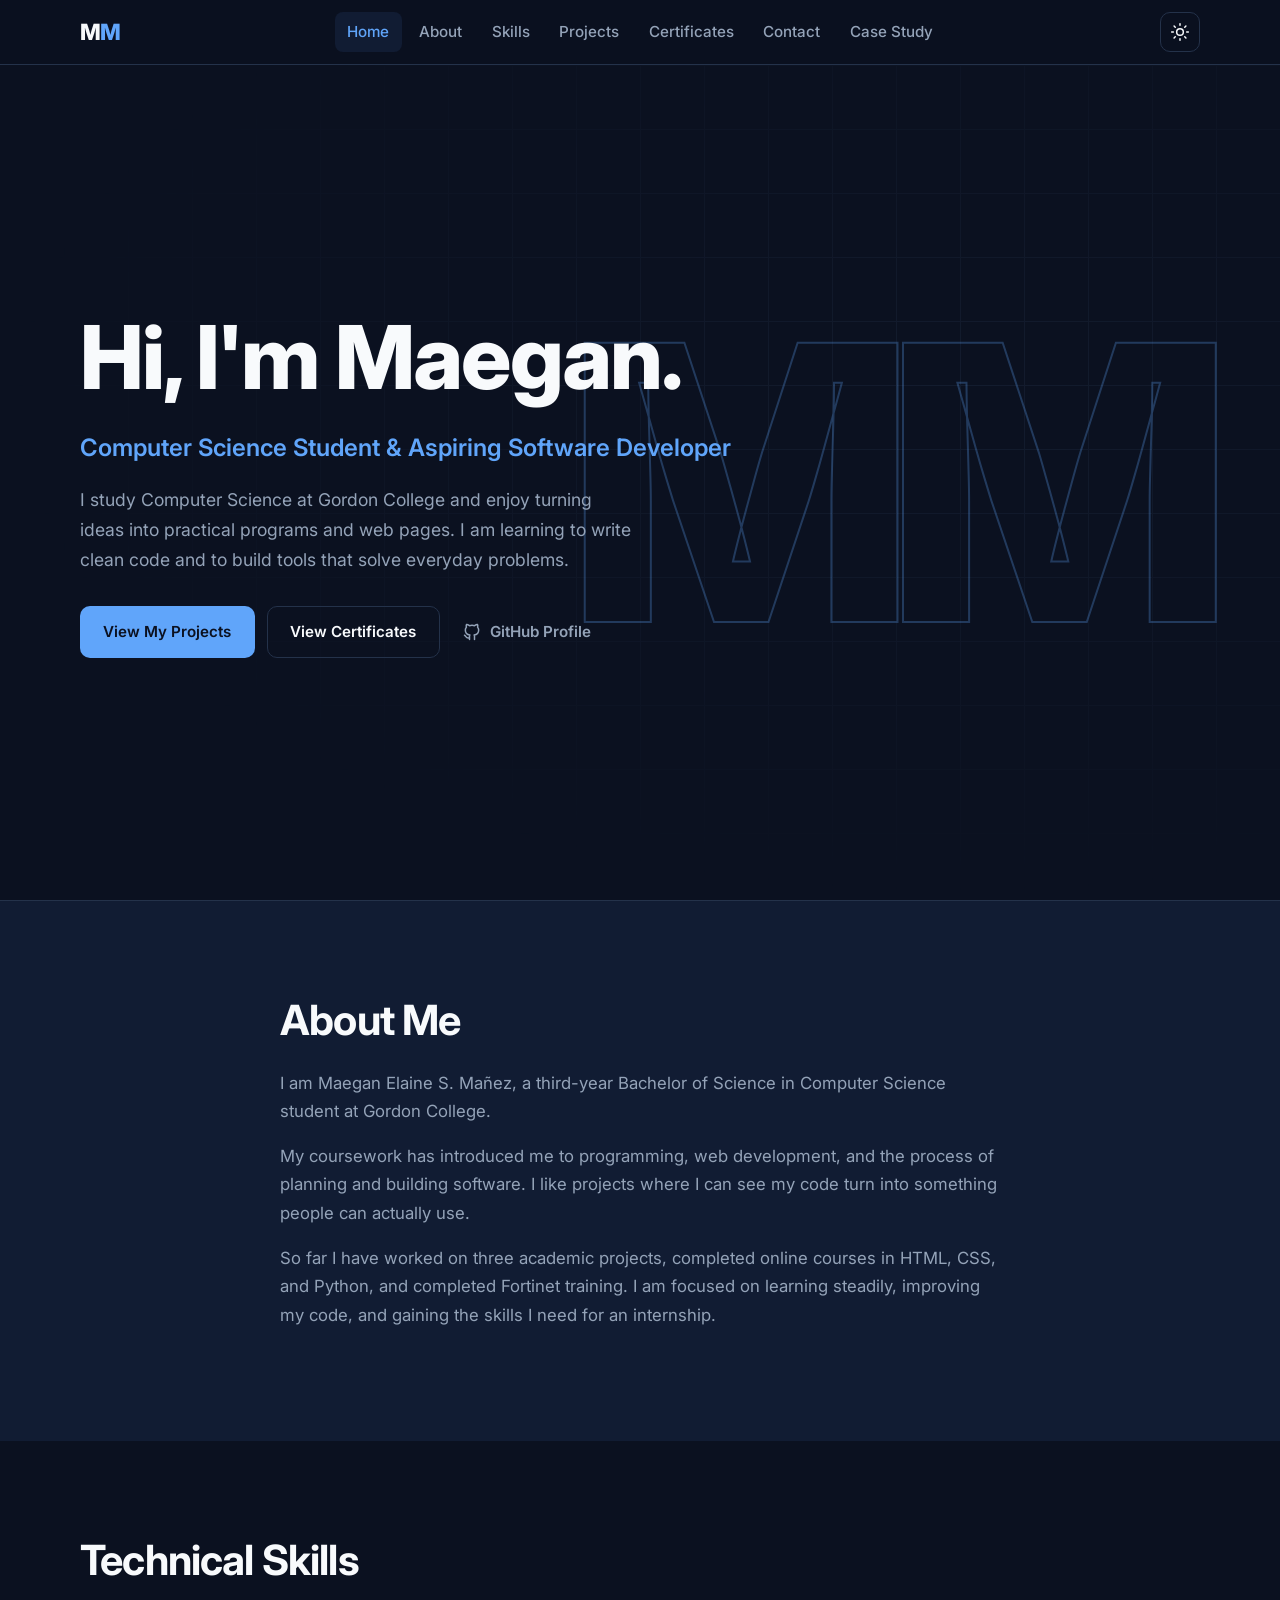
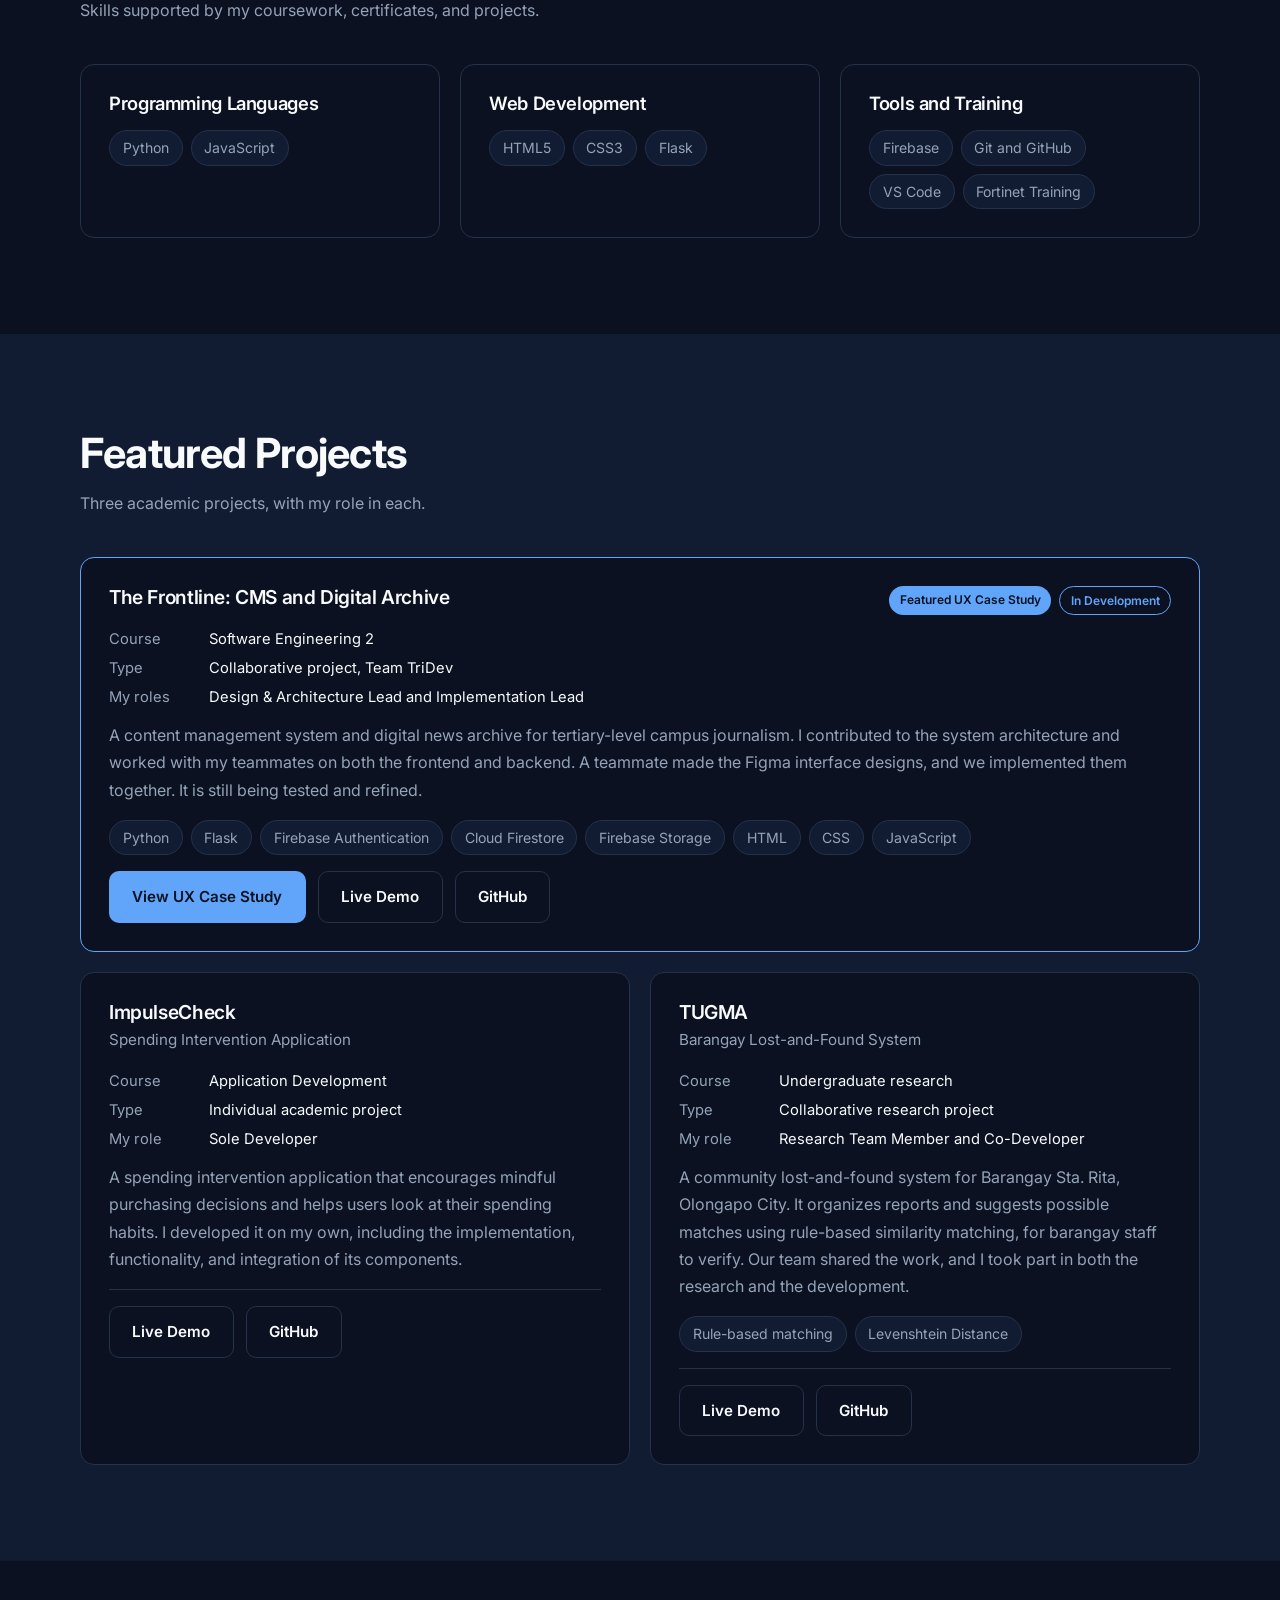
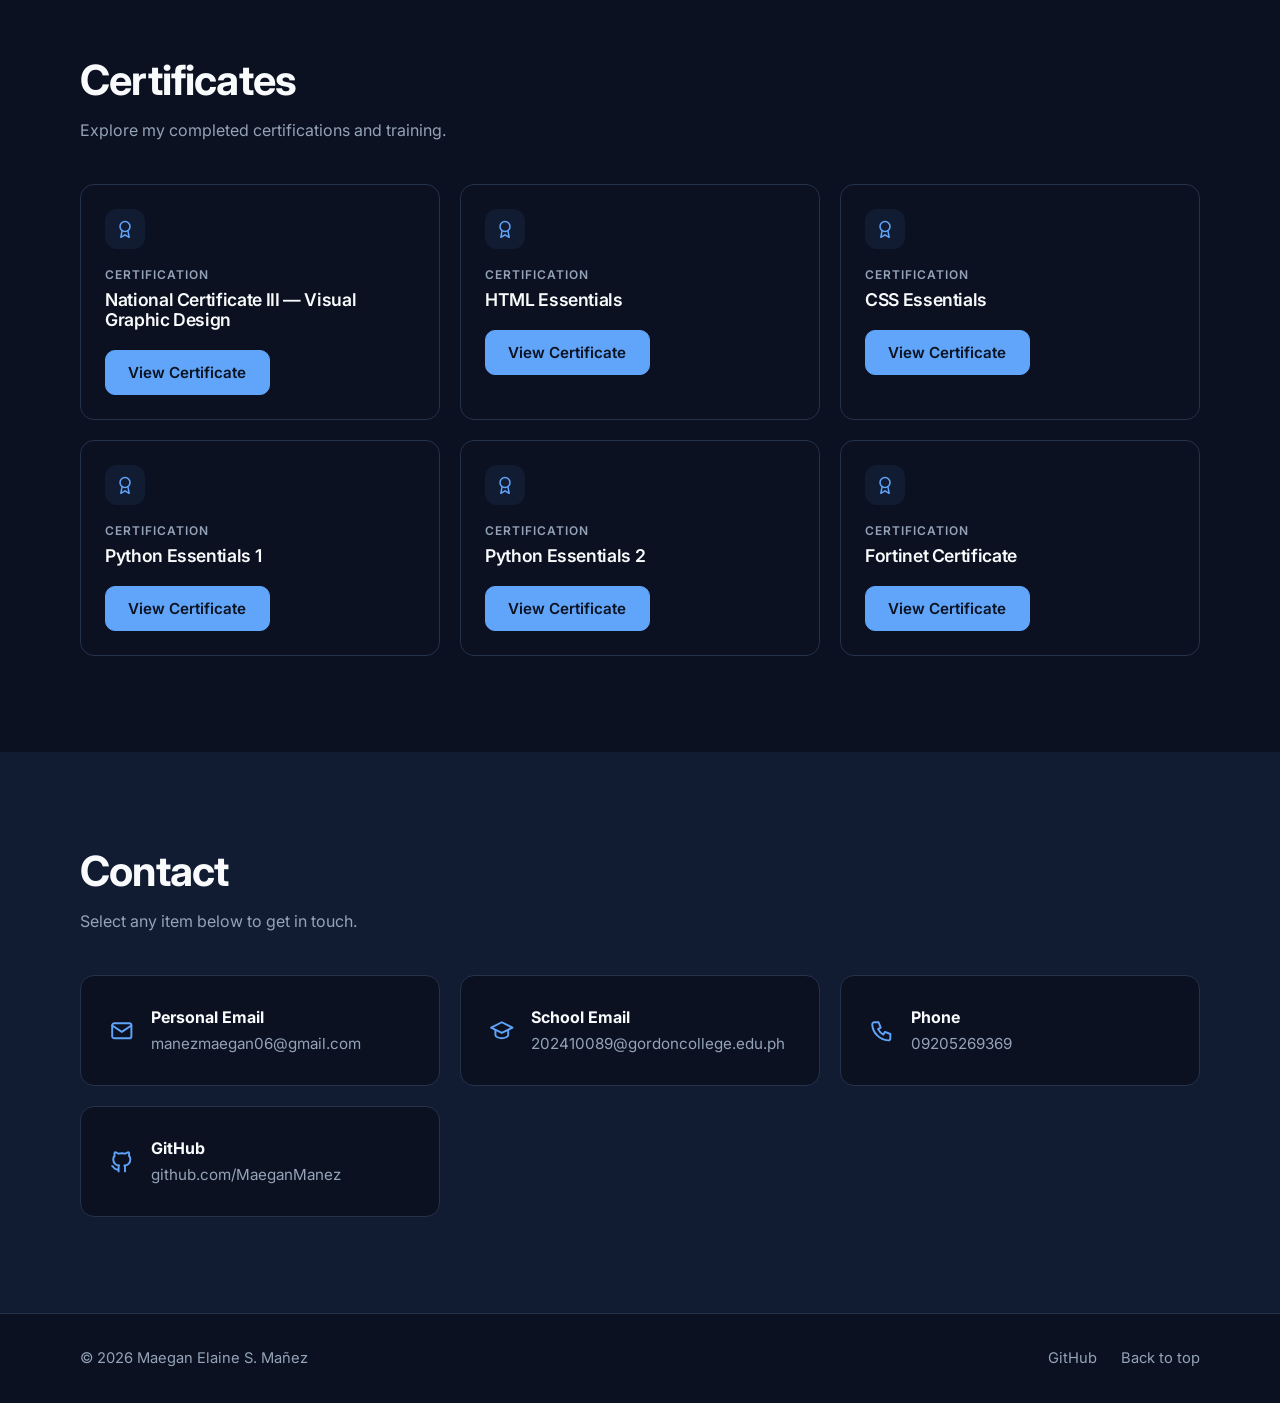
<file: frontend/index.html>
<!DOCTYPE html>
<html lang="en" data-theme="dark">
<head>
<meta charset="UTF-8">
<meta name="viewport" content="width=device-width, initial-scale=1">
<title>MM Portfolio</title>
<meta name="description" content="Portfolio of Maegan Elaine S. Mañez, a third-year Computer Science student at Gordon College.">
<link rel="icon" type="image/png" href="assets/mm-logo.png">
<link rel="preconnect" href="https://fonts.googleapis.com">
<link rel="preconnect" href="https://fonts.gstatic.com" crossorigin>
<link href="https://fonts.googleapis.com/css2?family=Inter:wght@400;500;600;700;800&display=swap" rel="stylesheet">
<script>
  (function () {
    var t = "dark";
    try { t = localStorage.getItem("theme") || "dark"; } catch (e) {}
    document.documentElement.setAttribute("data-theme", t);
  })();
</script>
<link rel="stylesheet" href="style.css">
</head>
<body>
<a class="skip" href="#home">Skip to content</a>

<header class="nav" id="nav">
  <div class="container nav-inner">
    <a href="#home" class="logo" aria-label="Maegan, back to home">M<span>M</span></a>
    <nav id="menu" class="menu" aria-label="Primary">
      <a href="#home">Home</a>
      <a href="#about">About</a>
      <a href="#skills">Skills</a>
      <a href="#projects">Projects</a>
      <a href="#certificates">Certificates</a>
      <a href="#contact">Contact</a>
      <a href="case-study.html">Case Study</a>
    </nav>
    <div class="nav-actions">
      <button class="icon-btn" id="themeToggle" type="button" aria-label="Switch to light mode">
        <svg class="i-sun" viewBox="0 0 24 24" aria-hidden="true"><circle cx="12" cy="12" r="4"/><path d="M12 2v2M12 20v2M4.9 4.9l1.4 1.4M17.7 17.7l1.4 1.4M2 12h2M20 12h2M4.9 19.1l1.4-1.4M17.7 6.3l1.4-1.4"/></svg>
        <svg class="i-moon" viewBox="0 0 24 24" aria-hidden="true"><path d="M21 12.8A9 9 0 1 1 11.2 3a7 7 0 0 0 9.8 9.8z"/></svg>
      </button>
      <button class="icon-btn burger" id="burger" type="button" aria-label="Open menu" aria-expanded="false" aria-controls="menu">
        <svg viewBox="0 0 24 24" aria-hidden="true"><path d="M4 7h16M4 12h16M4 17h16"/></svg>
      </button>
    </div>
  </div>
</header>

<main>
<section id="home" class="hero">
  <div class="hero-mark" aria-hidden="true">MM</div>
  <div class="container hero-inner">
    <h1>Hi, I'm Maegan.</h1>
    <p class="subtitle">Computer Science Student &amp; Aspiring Software Developer</p>
    <p class="lead">I study Computer Science at Gordon College and enjoy turning ideas into practical programs and web pages. I am learning to write clean code and to build tools that solve everyday problems.</p>
    <div class="btn-row">
      <a class="btn primary" href="#projects">View My Projects</a>
      <a class="btn ghost" href="#certificates">View Certificates</a>
      <a class="btn link" href="https://github.com/MaeganManez" target="_blank" rel="noopener noreferrer">
        <svg viewBox="0 0 24 24" aria-hidden="true"><path d="M9 19c-4.3 1.4-4.3-2.5-6-3m12 5v-3.5c0-1 .1-1.4-.5-2 2.8-.3 5.5-1.4 5.5-6a4.6 4.6 0 0 0-1.3-3.2 4.2 4.2 0 0 0-.1-3.2s-1.1-.3-3.5 1.3a12 12 0 0 0-6.2 0C6.5 2.8 5.4 3.1 5.4 3.1a4.2 4.2 0 0 0-.1 3.2A4.6 4.6 0 0 0 4 9.5c0 4.6 2.7 5.7 5.5 6-.6.6-.6 1.2-.5 2V21"/></svg>
        GitHub Profile
      </a>
    </div>
  </div>
</section>

<section id="about" class="section alt">
  <div class="container narrow reveal">
    <h2>About Me</h2>
    <p>I am Maegan Elaine S. Mañez, a third-year Bachelor of Science in Computer Science student at Gordon College.</p>
    <p>My coursework has introduced me to programming, web development, and the process of planning and building software. I like projects where I can see my code turn into something people can actually use.</p>
    <p>So far I have worked on three academic projects, completed online courses in HTML, CSS, and Python, and completed Fortinet training. I am focused on learning steadily, improving my code, and gaining the skills I need for an internship.</p>
  </div>
</section>

<section id="skills" class="section">
  <div class="container reveal">
    <h2>Technical Skills</h2>
    <p class="section-intro">Skills supported by my coursework, certificates, and projects.</p>
    <div class="grid three">
      <article class="card">
        <h3>Programming Languages</h3>
        <ul class="chips"><li>Python</li><li>JavaScript</li></ul>
      </article>
      <article class="card">
        <h3>Web Development</h3>
        <ul class="chips"><li>HTML5</li><li>CSS3</li><li>Flask</li></ul>
      </article>
      <article class="card">
        <h3>Tools and Training</h3>
        <ul class="chips"><li>Firebase</li><li>Git and GitHub</li><li>VS Code</li><li>Fortinet Training</li></ul>
      </article>
    </div>
  </div>
</section>

<section id="projects" class="section alt">
  <div class="container reveal">
    <h2>Featured Projects</h2>
    <p class="section-intro">Three academic projects, with my role in each.</p>
    <div class="projects-grid">
      <article class="card project featured">
        <div class="p-head"><h3>The Frontline: CMS and Digital Archive</h3><div class="badges"><span class="badge">Featured UX Case Study</span><span class="badge soft">In Development</span></div></div>
        <dl class="meta"><div><dt>Course</dt><dd>Software Engineering 2</dd></div><div><dt>Type</dt><dd>Collaborative project, Team TriDev</dd></div><div><dt>My roles</dt><dd>Design &amp; Architecture Lead and Implementation Lead</dd></div></dl>
        <p>A content management system and digital news archive for tertiary-level campus journalism. I contributed to the system architecture and worked with my teammates on both the frontend and backend. A teammate made the Figma interface designs, and we implemented them together. It is still being tested and refined.</p>
        <ul class="chips"><li>Python</li><li>Flask</li><li>Firebase Authentication</li><li>Cloud Firestore</li><li>Firebase Storage</li><li>HTML</li><li>CSS</li><li>JavaScript</li></ul>
        <div class="btn-row"><a class="btn primary" href="case-study.html">View UX Case Study</a><a class="btn ghost" href="https://softeng-jet.vercel.app/index.html?section=News" target="_blank" rel="noopener noreferrer">Live Demo</a><a class="btn ghost" href="https://github.com/max-sng/The-Frontline-CMS-and-Digital-Archive" target="_blank" rel="noopener noreferrer">GitHub</a></div>
      </article>
      <article class="card project">
        <h3>ImpulseCheck</h3><p class="sub">Spending Intervention Application</p>
        <dl class="meta"><div><dt>Course</dt><dd>Application Development</dd></div><div><dt>Type</dt><dd>Individual academic project</dd></div><div><dt>My role</dt><dd>Sole Developer</dd></div></dl>
        <p>A spending intervention application that encourages mindful purchasing decisions and helps users look at their spending habits. I developed it on my own, including the implementation, functionality, and integration of its components.</p>
        <!-- EDIT: add a chips list with the technologies used in this repository -->
        <hr class="divider">
        <div class="btn-row"><a class="btn ghost" href="https://impulse-check.vercel.app" target="_blank" rel="noopener noreferrer">Live Demo</a><a class="btn ghost" href="https://github.com/MaeganManez/ImpulseCheck" target="_blank" rel="noopener noreferrer">GitHub</a></div>
      </article>
      <article class="card project">
        <h3>TUGMA</h3><p class="sub">Barangay Lost-and-Found System</p>
        <dl class="meta"><div><dt>Course</dt><dd>Undergraduate research</dd></div><div><dt>Type</dt><dd>Collaborative research project</dd></div><div><dt>My role</dt><dd>Research Team Member and Co-Developer</dd></div></dl>
        <p>A community lost-and-found system for Barangay Sta. Rita, Olongapo City. It organizes reports and suggests possible matches using rule-based similarity matching, for barangay staff to verify. Our team shared the work, and I took part in both the research and the development.</p>
        <ul class="chips"><li>Rule-based matching</li><li>Levenshtein Distance</li></ul>
        <hr class="divider">
        <div class="btn-row"><a class="btn ghost" href="https://tugma-barangay-system.vercel.app/#/test" target="_blank" rel="noopener noreferrer">Live Demo</a><a class="btn ghost" href="https://github.com/MaeganManez/tugma-barangay-system" target="_blank" rel="noopener noreferrer">GitHub</a></div>
      </article>
    </div>
  </div>
</section>

<section id="certificates" class="section">
  <div class="container reveal">
    <h2>Certificates</h2>
    <p class="section-intro">Explore my completed certifications and training.</p>
    <div class="grid three" id="certGrid"></div>
  </div>
</section>

<section id="contact" class="section alt">
  <div class="container reveal">
    <h2>Contact</h2>
    <p class="section-intro">Select any item below to get in touch.</p>
    <div class="grid two">
      
<a class="card contact" href="https://mail.google.com/mail/?view=cm&amp;fs=1&amp;to=manezmaegan06%40gmail.com" target="_blank" rel="noopener noreferrer">
  <svg viewBox="0 0 24 24" aria-hidden="true">
    <rect x="3" y="5" width="18" height="14" rx="2"/>
    <path d="M3 7l9 6 9-6"/>
  </svg>
  <span><strong>Personal Email</strong>manezmaegan06@gmail.com</span>
</a>

<a class="card contact" href="https://mail.google.com/mail/?view=cm&amp;fs=1&amp;to=202410089%40gordoncollege.edu.ph" target="_blank" rel="noopener noreferrer">
  <svg viewBox="0 0 24 24" aria-hidden="true">
    <path d="M2 9l10-5 10 5-10 5z"/>
    <path d="M6 11.5V16c0 1.5 3 3 6 3s6-1.5 6-3v-4.5"/>
  </svg>
  <span><strong>School Email</strong>202410089@gordoncollege.edu.ph</span>
</a>
      <a class="card contact" href="tel:+639205269369">
        <svg viewBox="0 0 24 24" aria-hidden="true"><path d="M5 4h4l2 5-2.5 1.5a11 11 0 0 0 5 5L15 13l5 2v4a2 2 0 0 1-2 2A16 16 0 0 1 3 6a2 2 0 0 1 2-2z"/></svg>
        <span><strong>Phone</strong>09205269369</span>
      </a>
      <a class="card contact" href="https://github.com/MaeganManez" target="_blank" rel="noopener noreferrer">
        <svg viewBox="0 0 24 24" aria-hidden="true"><path d="M9 19c-4.3 1.4-4.3-2.5-6-3m12 5v-3.5c0-1 .1-1.4-.5-2 2.8-.3 5.5-1.4 5.5-6a4.6 4.6 0 0 0-1.3-3.2 4.2 4.2 0 0 0-.1-3.2s-1.1-.3-3.5 1.3a12 12 0 0 0-6.2 0C6.5 2.8 5.4 3.1 5.4 3.1a4.2 4.2 0 0 0-.1 3.2A4.6 4.6 0 0 0 4 9.5c0 4.6 2.7 5.7 5.5 6-.6.6-.6 1.2-.5 2V21"/></svg>
        <span><strong>GitHub</strong>github.com/MaeganManez</span>
      </a>
    </div>
  </div>
</section>
</main>

<footer class="footer">
  <div class="container foot-inner">
    <p>&copy; <span id="year"></span> Maegan Elaine S. Mañez</p>
    <div class="foot-links">
      <a href="https://github.com/MaeganManez" target="_blank" rel="noopener noreferrer">GitHub</a>
      <a href="#home" id="toTop">Back to top</a>
    </div>
  </div>
</footer>


<div class="modal" id="certModal" role="dialog" aria-modal="true" aria-labelledby="certTitle" hidden>
  <div class="modal-box">
    <div class="modal-head">
      <h2 id="certTitle"></h2>
      <button class="icon-btn" id="certClose" type="button" aria-label="Close certificate preview"><svg viewBox="0 0 24 24" aria-hidden="true"><path d="M6 6l12 12M18 6L6 18"/></svg></button>
    </div>
    <div class="modal-body" id="certScroll" tabindex="0" aria-label="Certificate image, scrollable">
      <img id="certImg" class="cert-img" alt="">
    </div>
    <div class="modal-foot">
      <button type="button" class="btn ghost" id="certZoom" aria-pressed="false">Zoom in</button>
      <span class="spacer"></span>
      <a class="btn solid" id="certOpen" target="_blank" rel="noopener noreferrer">Open PDF</a>
      <a class="btn ghost" id="certDownload" download>Download PDF</a>
      <a class="btn ghost" id="certImgDownload" download hidden>Download Image</a>
    </div>
  </div>
</div>
<script src="script.js"></script>
</body>
</html>
</file>
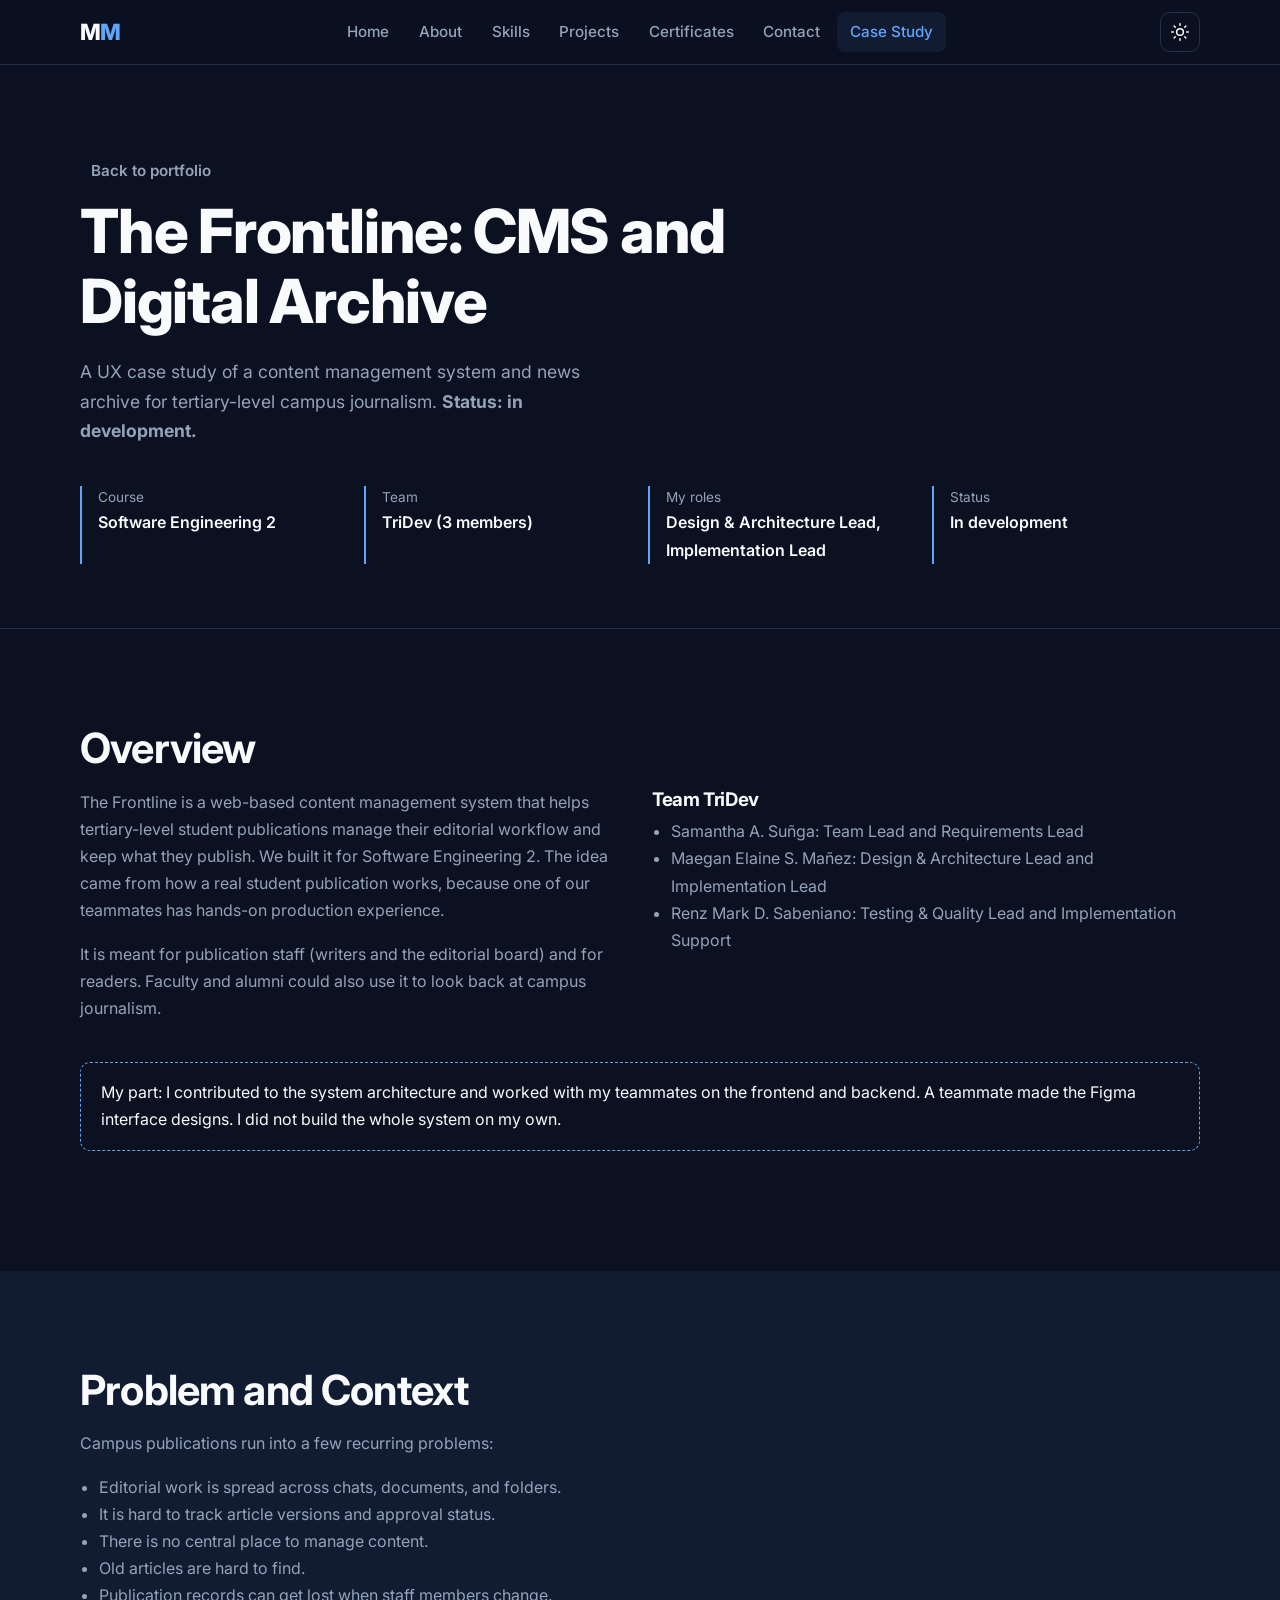
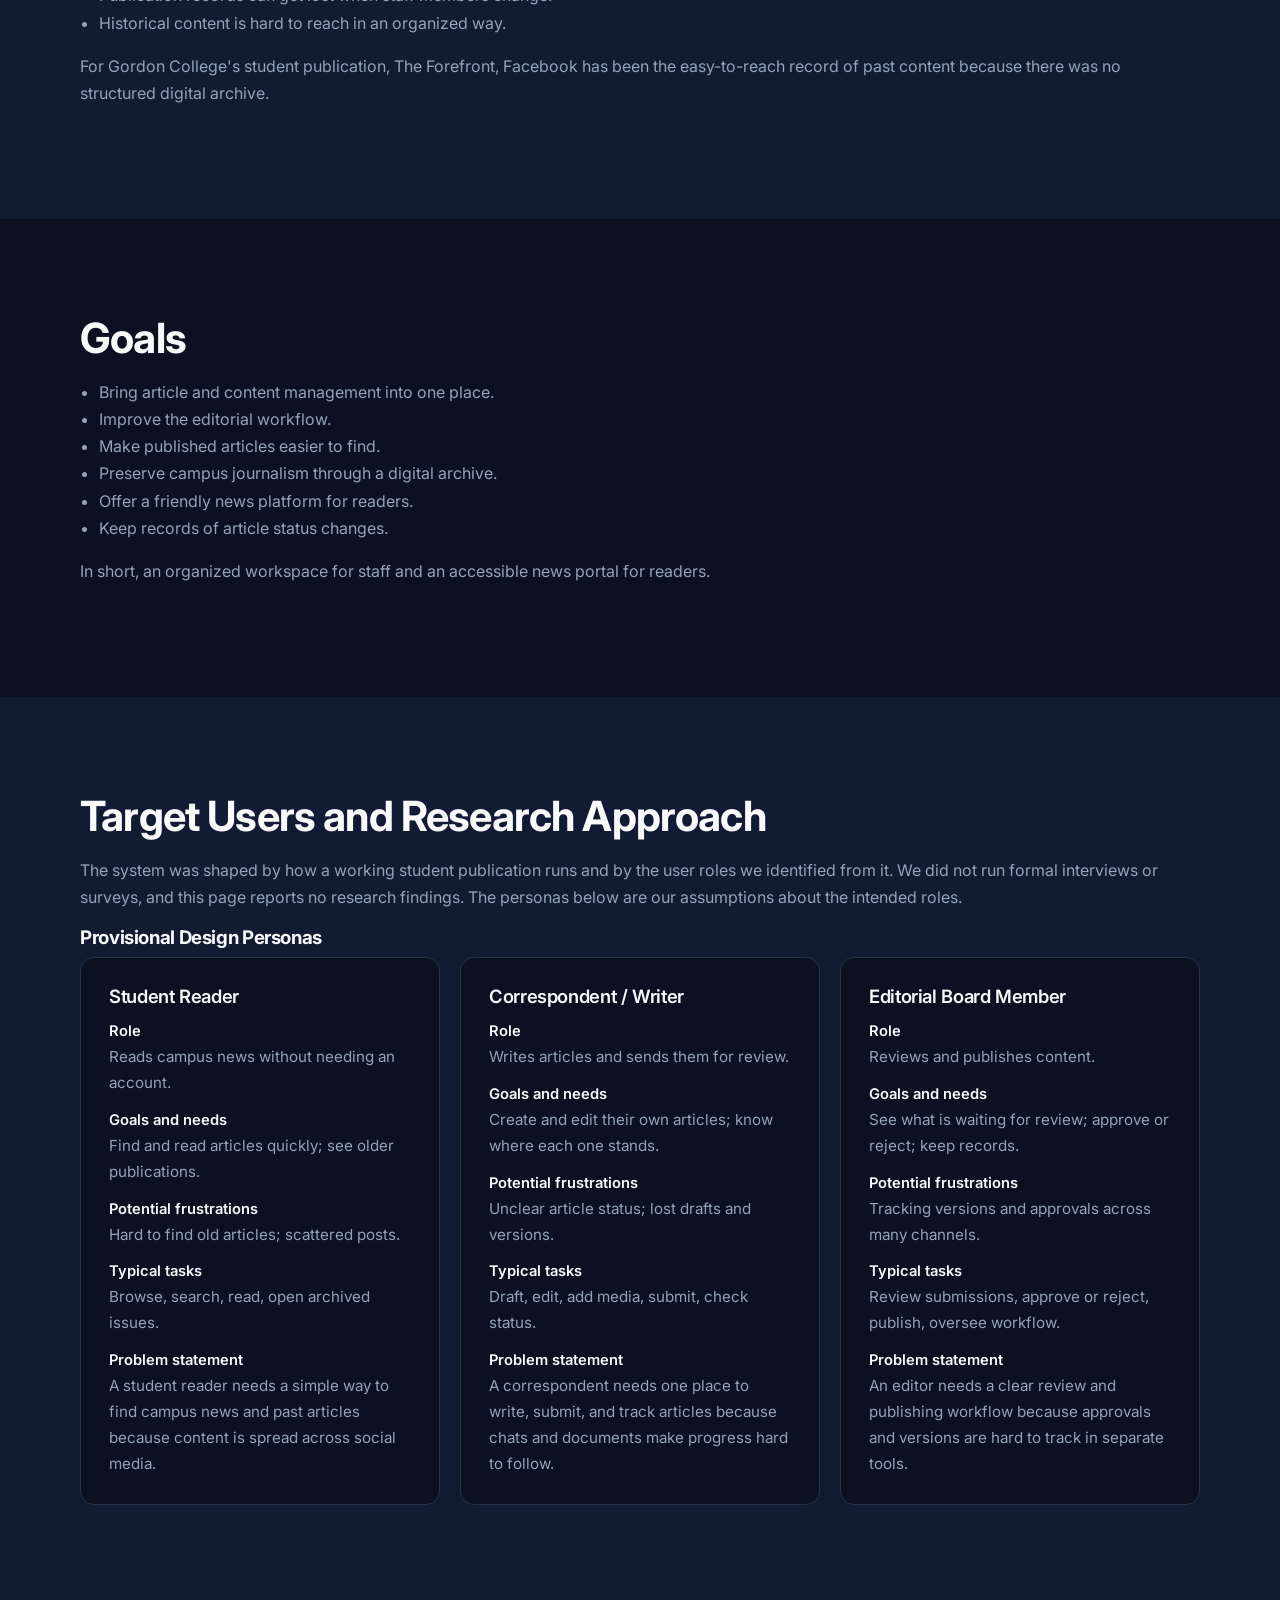
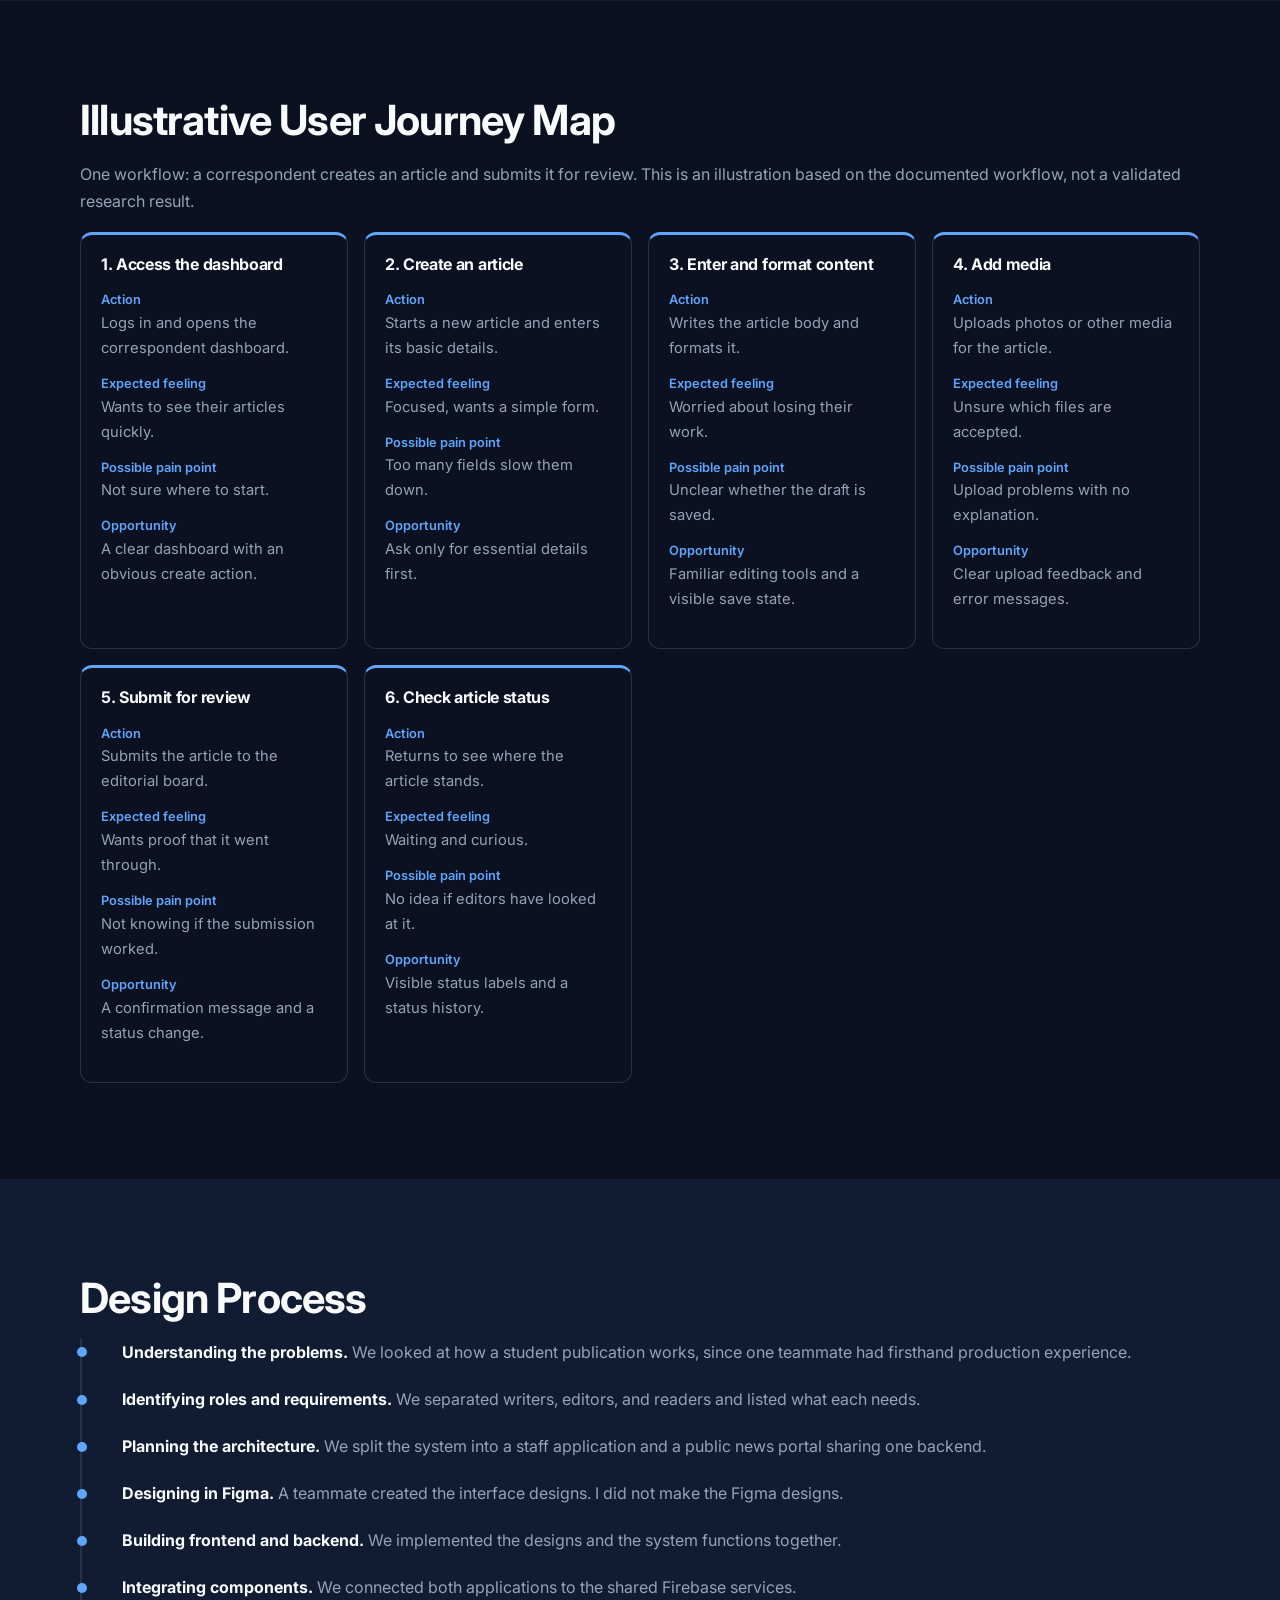
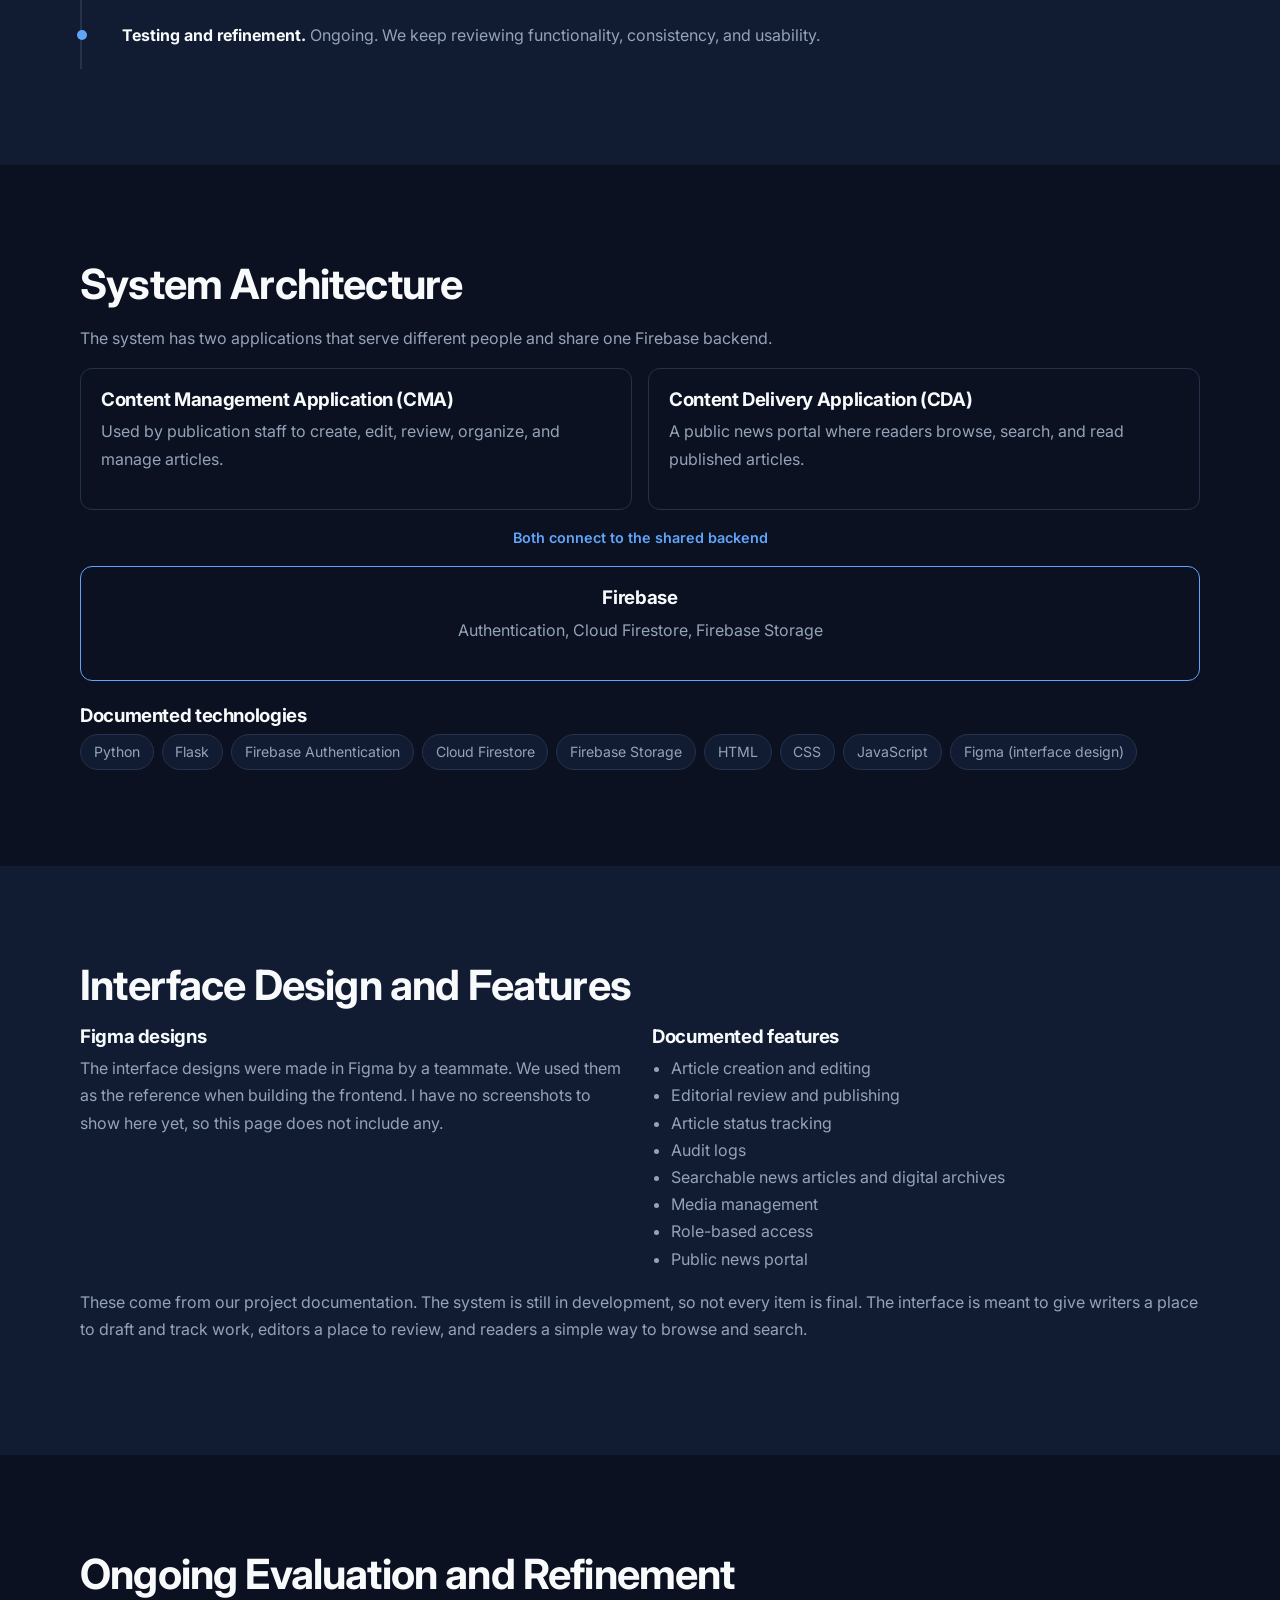
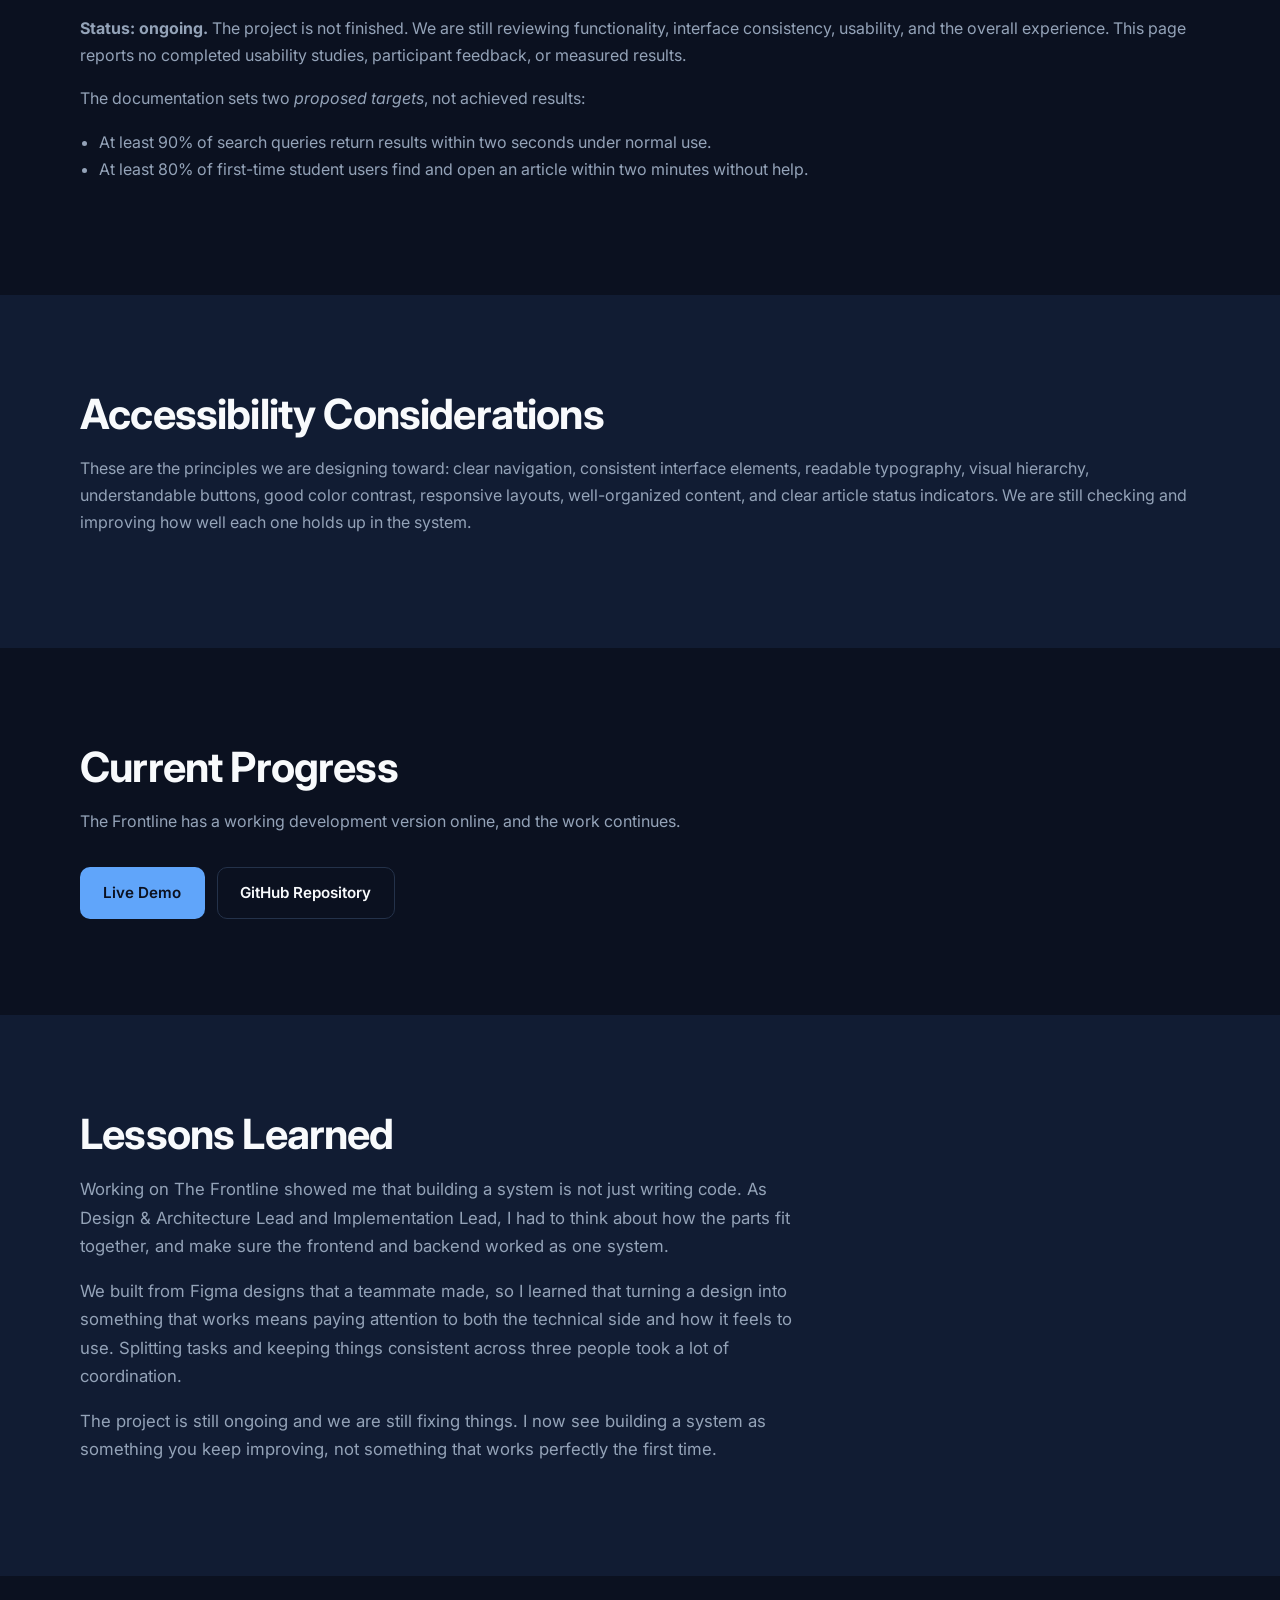
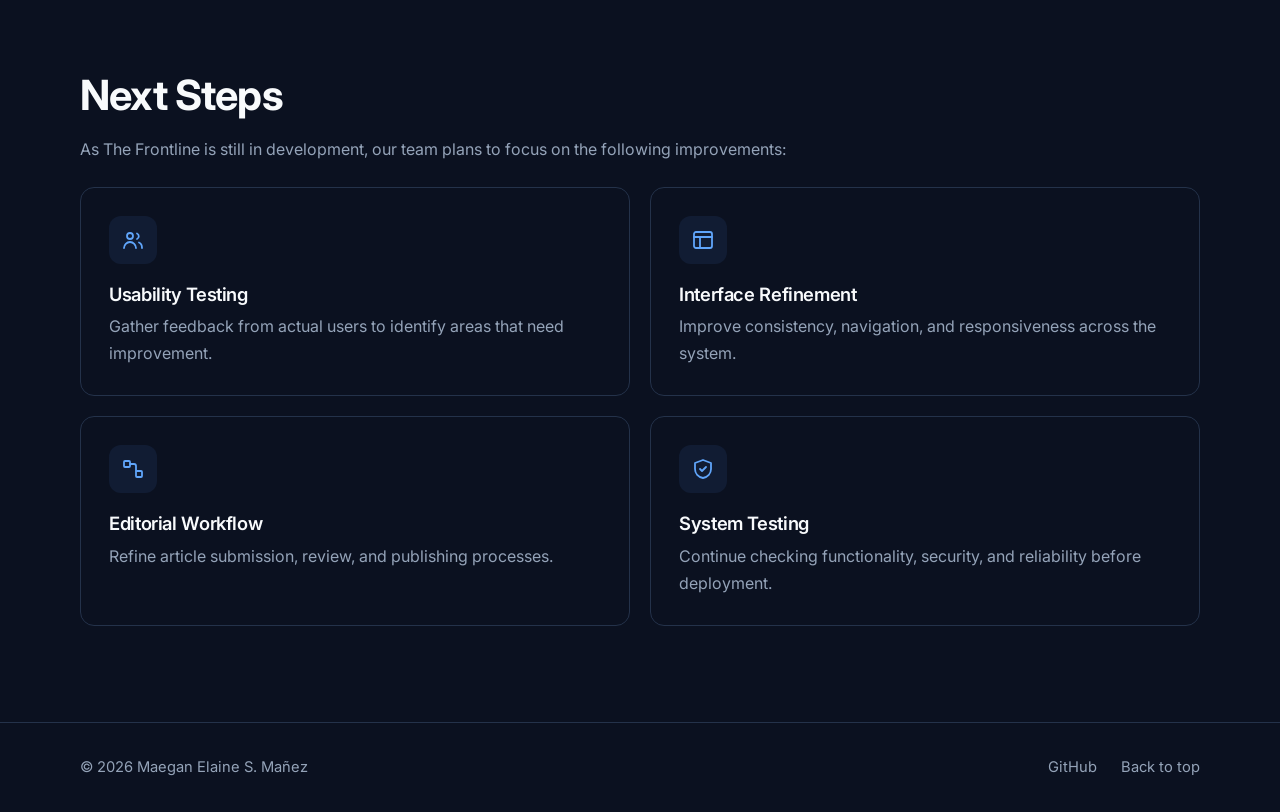
<file: frontend/case-study.html>
<!DOCTYPE html>
<html lang="en" data-theme="dark">
<head>
<meta charset="UTF-8">
<meta name="viewport" content="width=device-width, initial-scale=1">
<title>The Frontline UX Case Study | Maegan Elaine S. Mañez</title>
<meta name="description" content="UX case study of The Frontline, a CMS and digital archive for campus journalism, by Maegan Elaine S. Mañez.">
<link rel="icon" type="image/png" href="./assets/mm-logo.png?v=5">
<link rel="preconnect" href="https://fonts.googleapis.com">
<link rel="preconnect" href="https://fonts.gstatic.com" crossorigin>
<link href="https://fonts.googleapis.com/css2?family=Inter:wght@400;500;600;700;800&display=swap" rel="stylesheet">
<script>(function(){var t="dark";try{t=localStorage.getItem("theme")||"dark";}catch(e){}document.documentElement.setAttribute("data-theme",t);})();</script>
<link rel="stylesheet" href="style.css">
</head>
<body data-static-nav>
<a class="skip" href="#main">Skip to content</a>
<header class="nav" id="nav"><div class="container nav-inner">
<a href="index.html#home" class="logo" aria-label="Maegan, back to home">M<span>M</span></a>
<nav id="menu" class="menu" aria-label="Primary"><a href="index.html#home">Home</a><a href="index.html#about">About</a><a href="index.html#skills">Skills</a><a href="index.html#projects">Projects</a><a href="index.html#certificates">Certificates</a><a href="index.html#contact">Contact</a><a href="case-study.html" class="active" aria-current="page">Case Study</a></nav>
<div class="nav-actions"><button class="icon-btn" id="themeToggle" type="button" aria-label="Switch to light mode"><svg class="i-sun" viewBox="0 0 24 24" aria-hidden="true"><circle cx="12" cy="12" r="4"/><path d="M12 2v2M12 20v2M4.9 4.9l1.4 1.4M17.7 17.7l1.4 1.4M2 12h2M20 12h2M4.9 19.1l1.4-1.4M17.7 6.3l1.4-1.4"/></svg><svg class="i-moon" viewBox="0 0 24 24" aria-hidden="true"><path d="M21 12.8A9 9 0 1 1 11.2 3a7 7 0 0 0 9.8 9.8z"/></svg></button>
<button class="icon-btn burger" id="burger" type="button" aria-label="Open menu" aria-expanded="false" aria-controls="menu"><svg viewBox="0 0 24 24" aria-hidden="true"><path d="M4 7h16M4 12h16M4 17h16"/></svg></button></div></div></header>
<main id="main" class="cs">
<header class="cs-hero"><div class="container">
<a class="btn link" href="index.html#projects">Back to portfolio</a>
<h1>The Frontline: CMS and Digital Archive</h1>
<p class="lead">A UX case study of a content management system and news archive for tertiary-level campus journalism. <strong>Status: in development.</strong></p>
<dl class="facts"><div><dt>Course</dt><dd>Software Engineering 2</dd></div><div><dt>Team</dt><dd>TriDev (3 members)</dd></div><div><dt>My roles</dt><dd>Design &amp; Architecture Lead, Implementation Lead</dd></div><div><dt>Status</dt><dd>In development</dd></div></dl>
</div></header>
<section class="section"><div class="container reveal"><h2>Overview</h2><div class="two-col"><div><p>The Frontline is a web-based content management system that helps tertiary-level student publications manage their editorial workflow and keep what they publish. We built it for Software Engineering 2. The idea came from how a real student publication works, because one of our teammates has hands-on production experience.</p><p>It is meant for publication staff (writers and the editorial board) and for readers. Faculty and alumni could also use it to look back at campus journalism.</p></div>
<div><h3>Team TriDev</h3><ul class="plain"><li>Samantha A. Suñga: Team Lead and Requirements Lead</li><li>Maegan Elaine S. Mañez: Design &amp; Architecture Lead and Implementation Lead</li><li>Renz Mark D. Sabeniano: Testing &amp; Quality Lead and Implementation Support</li></ul></div></div>
<p class="note">My part: I contributed to the system architecture and worked with my teammates on the frontend and backend. A teammate made the Figma interface designs. I did not build the whole system on my own.</p></div></section><section class="section alt"><div class="container reveal"><h2>Problem and Context</h2><p>Campus publications run into a few recurring problems:</p><ul class="plain"><li>Editorial work is spread across chats, documents, and folders.</li><li>It is hard to track article versions and approval status.</li><li>There is no central place to manage content.</li><li>Old articles are hard to find.</li><li>Publication records can get lost when staff members change.</li><li>Historical content is hard to reach in an organized way.</li></ul><p>For Gordon College's student publication, The Forefront, Facebook has been the easy-to-reach record of past content because there was no structured digital archive.</p></div></section><section class="section"><div class="container reveal"><h2>Goals</h2><ul class="plain"><li>Bring article and content management into one place.</li><li>Improve the editorial workflow.</li><li>Make published articles easier to find.</li><li>Preserve campus journalism through a digital archive.</li><li>Offer a friendly news platform for readers.</li><li>Keep records of article status changes.</li></ul><p>In short, an organized workspace for staff and an accessible news portal for readers.</p></div></section><section class="section alt"><div class="container reveal"><h2>Target Users and Research Approach</h2><p>The system was shaped by how a working student publication runs and by the user roles we identified from it. We did not run formal interviews or surveys, and this page reports no research findings. The personas below are our assumptions about the intended roles.</p><h3>Provisional Design Personas</h3><div class="grid three"><article class="card persona"><h3>Student Reader</h3><dl><dt>Role</dt><dd>Reads campus news without needing an account.</dd><dt>Goals and needs</dt><dd>Find and read articles quickly; see older publications.</dd><dt>Potential frustrations</dt><dd>Hard to find old articles; scattered posts.</dd><dt>Typical tasks</dt><dd>Browse, search, read, open archived issues.</dd><dt>Problem statement</dt><dd>A student reader needs a simple way to find campus news and past articles because content is spread across social media.</dd></dl></article><article class="card persona"><h3>Correspondent / Writer</h3><dl><dt>Role</dt><dd>Writes articles and sends them for review.</dd><dt>Goals and needs</dt><dd>Create and edit their own articles; know where each one stands.</dd><dt>Potential frustrations</dt><dd>Unclear article status; lost drafts and versions.</dd><dt>Typical tasks</dt><dd>Draft, edit, add media, submit, check status.</dd><dt>Problem statement</dt><dd>A correspondent needs one place to write, submit, and track articles because chats and documents make progress hard to follow.</dd></dl></article><article class="card persona"><h3>Editorial Board Member</h3><dl><dt>Role</dt><dd>Reviews and publishes content.</dd><dt>Goals and needs</dt><dd>See what is waiting for review; approve or reject; keep records.</dd><dt>Potential frustrations</dt><dd>Tracking versions and approvals across many channels.</dd><dt>Typical tasks</dt><dd>Review submissions, approve or reject, publish, oversee workflow.</dd><dt>Problem statement</dt><dd>An editor needs a clear review and publishing workflow because approvals and versions are hard to track in separate tools.</dd></dl></article></div></div></section><section class="section"><div class="container reveal"><h2>Illustrative User Journey Map</h2><p>One workflow: a correspondent creates an article and submits it for review. This is an illustration based on the documented workflow, not a validated research result.</p><div class="journey"><article class="stage"><h3>1. Access the dashboard</h3><dl><dt>Action</dt><dd>Logs in and opens the correspondent dashboard.</dd><dt>Expected feeling</dt><dd>Wants to see their articles quickly.</dd><dt>Possible pain point</dt><dd>Not sure where to start.</dd><dt>Opportunity</dt><dd>A clear dashboard with an obvious create action.</dd></dl></article><article class="stage"><h3>2. Create an article</h3><dl><dt>Action</dt><dd>Starts a new article and enters its basic details.</dd><dt>Expected feeling</dt><dd>Focused, wants a simple form.</dd><dt>Possible pain point</dt><dd>Too many fields slow them down.</dd><dt>Opportunity</dt><dd>Ask only for essential details first.</dd></dl></article><article class="stage"><h3>3. Enter and format content</h3><dl><dt>Action</dt><dd>Writes the article body and formats it.</dd><dt>Expected feeling</dt><dd>Worried about losing their work.</dd><dt>Possible pain point</dt><dd>Unclear whether the draft is saved.</dd><dt>Opportunity</dt><dd>Familiar editing tools and a visible save state.</dd></dl></article><article class="stage"><h3>4. Add media</h3><dl><dt>Action</dt><dd>Uploads photos or other media for the article.</dd><dt>Expected feeling</dt><dd>Unsure which files are accepted.</dd><dt>Possible pain point</dt><dd>Upload problems with no explanation.</dd><dt>Opportunity</dt><dd>Clear upload feedback and error messages.</dd></dl></article><article class="stage"><h3>5. Submit for review</h3><dl><dt>Action</dt><dd>Submits the article to the editorial board.</dd><dt>Expected feeling</dt><dd>Wants proof that it went through.</dd><dt>Possible pain point</dt><dd>Not knowing if the submission worked.</dd><dt>Opportunity</dt><dd>A confirmation message and a status change.</dd></dl></article><article class="stage"><h3>6. Check article status</h3><dl><dt>Action</dt><dd>Returns to see where the article stands.</dd><dt>Expected feeling</dt><dd>Waiting and curious.</dd><dt>Possible pain point</dt><dd>No idea if editors have looked at it.</dd><dt>Opportunity</dt><dd>Visible status labels and a status history.</dd></dl></article></div></div></section><section class="section alt"><div class="container reveal"><h2>Design Process</h2><ol class="timeline"><li><strong>Understanding the problems.</strong> We looked at how a student publication works, since one teammate had firsthand production experience.</li><li><strong>Identifying roles and requirements.</strong> We separated writers, editors, and readers and listed what each needs.</li><li><strong>Planning the architecture.</strong> We split the system into a staff application and a public news portal sharing one backend.</li><li><strong>Designing in Figma.</strong> A teammate created the interface designs. I did not make the Figma designs.</li><li><strong>Building frontend and backend.</strong> We implemented the designs and the system functions together.</li><li><strong>Integrating components.</strong> We connected both applications to the shared Firebase services.</li><li><strong>Testing and refinement.</strong> Ongoing. We keep reviewing functionality, consistency, and usability.</li></ol></div></section><section class="section"><div class="container reveal"><h2>System Architecture</h2><p>The system has two applications that serve different people and share one Firebase backend.</p><div class="arch"><div class="arch-row"><div class="arch-box"><h3>Content Management Application (CMA)</h3><p>Used by publication staff to create, edit, review, organize, and manage articles.</p></div><div class="arch-box"><h3>Content Delivery Application (CDA)</h3><p>A public news portal where readers browse, search, and read published articles.</p></div></div><div class="arch-link">Both connect to the shared backend</div><div class="arch-box base"><h3>Firebase</h3><p>Authentication, Cloud Firestore, Firebase Storage</p></div></div>
<h3 style="margin-top:1.5rem">Documented technologies</h3><ul class="chips"><li>Python</li><li>Flask</li><li>Firebase Authentication</li><li>Cloud Firestore</li><li>Firebase Storage</li><li>HTML</li><li>CSS</li><li>JavaScript</li><li>Figma (interface design)</li></ul></div></section><section class="section alt"><div class="container reveal"><h2>Interface Design and Features</h2><div class="two-col"><div><h3>Figma designs</h3><p>The interface designs were made in Figma by a teammate. We used them as the reference when building the frontend. I have no screenshots to show here yet, so this page does not include any.</p></div><div><h3>Documented features</h3><ul class="plain"><li>Article creation and editing</li><li>Editorial review and publishing</li><li>Article status tracking</li><li>Audit logs</li><li>Searchable news articles and digital archives</li><li>Media management</li><li>Role-based access</li><li>Public news portal</li></ul></div></div><p>These come from our project documentation. The system is still in development, so not every item is final. The interface is meant to give writers a place to draft and track work, editors a place to review, and readers a simple way to browse and search.</p></div></section><section class="section"><div class="container reveal"><h2>Ongoing Evaluation and Refinement</h2><p><strong>Status: ongoing.</strong> The project is not finished. We are still reviewing functionality, interface consistency, usability, and the overall experience. This page reports no completed usability studies, participant feedback, or measured results.</p><p>The documentation sets two <em>proposed targets</em>, not achieved results:</p><ul class="plain"><li>At least 90% of search queries return results within two seconds under normal use.</li><li>At least 80% of first-time student users find and open an article within two minutes without help.</li></ul></div></section><section class="section alt"><div class="container reveal"><h2>Accessibility Considerations</h2><p>These are the principles we are designing toward: clear navigation, consistent interface elements, readable typography, visual hierarchy, understandable buttons, good color contrast, responsive layouts, well-organized content, and clear article status indicators. We are still checking and improving how well each one holds up in the system.</p></div></section><section class="section"><div class="container reveal"><h2>Current Progress</h2><p>The Frontline has a working development version online, and the work continues.</p><div class="btn-row"><a class="btn primary" href="https://softeng-jet.vercel.app/index.html?section=News" target="_blank" rel="noopener noreferrer">Live Demo</a><a class="btn ghost" href="https://github.com/max-sng/The-Frontline-CMS-and-Digital-Archive" target="_blank" rel="noopener noreferrer">GitHub Repository</a></div></div></section><section class="section alt"><div class="container reveal"><h2>Lessons Learned</h2><div class="narrow"><p>Working on The Frontline showed me that building a system is not just writing code. As Design &amp; Architecture Lead and Implementation Lead, I had to think about how the parts fit together, and make sure the frontend and backend worked as one system.</p><p>We built from Figma designs that a teammate made, so I learned that turning a design into something that works means paying attention to both the technical side and how it feels to use. Splitting tasks and keeping things consistent across three people took a lot of coordination.</p><p>The project is still ongoing and we are still fixing things. I now see building a system as something you keep improving, not something that works perfectly the first time.</p></div></div></section><section class="section"><div class="container reveal"><h2>Next Steps</h2><p>As The Frontline is still in development, our team plans to focus on the following improvements:</p><div class="next-grid"><article class="card next-card"><div class="p-icon" aria-hidden="true"><svg viewBox="0 0 24 24"><circle cx="9" cy="8" r="3"/><path d="M3 20c0-3.3 2.7-6 6-6s6 2.7 6 6"/><path d="M16 5.5a3 3 0 0 1 0 5.5M18 14.5c2 .8 3 2.6 3 5.5"/></svg></div><h3>Usability Testing</h3><p>Gather feedback from actual users to identify areas that need improvement.</p></article><article class="card next-card"><div class="p-icon" aria-hidden="true"><svg viewBox="0 0 24 24"><rect x="3" y="4" width="18" height="16" rx="2"/><path d="M3 9h18M9 9v11"/></svg></div><h3>Interface Refinement</h3><p>Improve consistency, navigation, and responsiveness across the system.</p></article><article class="card next-card"><div class="p-icon" aria-hidden="true"><svg viewBox="0 0 24 24"><rect x="3" y="4" width="6" height="6" rx="1"/><rect x="15" y="14" width="6" height="6" rx="1"/><path d="M9 7h4a2 2 0 0 1 2 2v5"/></svg></div><h3>Editorial Workflow</h3><p>Refine article submission, review, and publishing processes.</p></article><article class="card next-card"><div class="p-icon" aria-hidden="true"><svg viewBox="0 0 24 24"><path d="M12 3l8 3v6c0 4.5-3.2 8-8 9-4.8-1-8-4.5-8-9V6z"/><path d="M9 12l2 2 4-4"/></svg></div><h3>System Testing</h3><p>Continue checking functionality, security, and reliability before deployment.</p></article></div></div></section>
</main>
<footer class="footer"><div class="container foot-inner"><p>&copy; <span id="year"></span> Maegan Elaine S. Mañez</p><div class="foot-links"><a href="https://github.com/MaeganManez" target="_blank" rel="noopener noreferrer">GitHub</a><a href="#main">Back to top</a></div></div></footer>
<script src="script.js"></script>
</body>
</html>
</file>
<file: frontend/style.css>
:root{--bg:#fff;--bg2:#F0F7FF;--accent:#2563EB;--text:#0F172A;--muted:#64748B;--line:#E2E8F0;--on-accent:#fff;--nav-bg:rgba(255,255,255,.85)}
[data-theme="dark"]{--bg:#0B1120;--bg2:#111C33;--accent:#60A5FA;--text:#F8FAFC;--muted:#94A3B8;--line:#24324A;--on-accent:#0B1120;--nav-bg:rgba(11,17,32,.85)}
*,*::before,*::after{box-sizing:border-box}
html{scroll-behavior:smooth;scroll-padding-top:72px}
body{margin:0;font-family:Inter,system-ui,-apple-system,"Segoe UI",sans-serif;background:var(--bg);color:var(--text);line-height:1.7;transition:background .3s,color .3s;overflow-x:hidden}
a{color:inherit;text-decoration:none}
h1,h2,h3{line-height:1.15;margin:0;letter-spacing:-.02em}
p{margin:0 0 1rem}
svg{width:1.25rem;height:1.25rem;fill:none;stroke:currentColor;stroke-width:1.8;stroke-linecap:round;stroke-linejoin:round;flex:none}
:focus-visible{outline:2px solid var(--accent);outline-offset:3px;border-radius:6px}
.container{width:min(1120px,100% - 2.5rem);margin-inline:auto}
.narrow{max-width:720px}
.skip{position:absolute;left:-999px;top:8px;background:var(--accent);color:var(--on-accent);padding:.5rem 1rem;border-radius:6px;z-index:100}
.skip:focus{left:8px}

.nav{position:sticky;top:0;z-index:50;background:var(--nav-bg);backdrop-filter:blur(10px);border-bottom:1px solid var(--line);transition:background .3s,border-color .3s}
.nav-inner{display:flex;align-items:center;justify-content:space-between;height:64px;gap:1rem}
.logo{font-weight:800;font-size:1.4rem;letter-spacing:-.04em}
.logo span{color:var(--accent)}
.menu{display:flex;gap:.25rem}
.menu a{padding:.45rem .8rem;border-radius:8px;color:var(--muted);font-size:.95rem;font-weight:500;transition:color .2s,background .2s}
.menu a:hover{color:var(--text);background:var(--bg2)}
.menu a.active{color:var(--accent);background:var(--bg2)}
.nav-actions{display:flex;gap:.5rem}
.icon-btn{display:grid;place-items:center;width:40px;height:40px;border:1px solid var(--line);background:transparent;color:var(--text);border-radius:10px;cursor:pointer;transition:border-color .2s,color .2s}
.icon-btn:hover{border-color:var(--accent);color:var(--accent)}
.burger{display:none}
[data-theme="dark"] .i-moon,[data-theme="light"] .i-sun{display:none}

.hero{position:relative;min-height:calc(100vh - 64px);display:flex;align-items:center;overflow:hidden;border-bottom:1px solid var(--line)}
.hero::before{content:"";position:absolute;inset:0;background-image:linear-gradient(var(--line) 1px,transparent 1px),linear-gradient(90deg,var(--line) 1px,transparent 1px);background-size:64px 64px;opacity:.35;mask-image:radial-gradient(ellipse at 75% 40%,#000 0,transparent 70%);-webkit-mask-image:radial-gradient(ellipse at 75% 40%,#000 0,transparent 70%)}
.hero-mark{position:absolute;right:max(2rem,6vw);top:50%;transform:translateY(-50%);font-size:clamp(9rem,30vw,26rem);font-weight:800;letter-spacing:-.08em;color:transparent;-webkit-text-stroke:2px var(--accent);opacity:.28;user-select:none;pointer-events:none;line-height:1}
.hero-inner{position:relative;padding-block:5rem;animation:rise .8s ease both}
.hero h1{font-size:clamp(2.8rem,8vw,5.5rem);font-weight:800}
.subtitle{margin:1.25rem 0 1rem;font-size:clamp(1.1rem,2.4vw,1.5rem);font-weight:600;color:var(--accent)}
.lead{max-width:560px;color:var(--muted);font-size:1.1rem}
.btn-row{display:flex;flex-wrap:wrap;gap:.75rem;margin-top:2rem;align-items:center}
.btn{display:inline-flex;align-items:center;gap:.5rem;padding:.75rem 1.4rem;border-radius:10px;font-weight:600;font-size:.95rem;background:transparent;font-family:inherit;cursor:pointer;border:1px solid transparent;transition:transform .2s,background .2s,border-color .2s,color .2s}
.btn.primary{background:var(--accent);color:var(--on-accent)}
.btn.primary:hover{transform:translateY(-2px)}
.btn.ghost{border-color:var(--line);color:var(--text)}
.btn.ghost:hover{border-color:var(--accent);color:var(--accent)}
.btn.link{color:var(--muted);padding-inline:.6rem}
.btn.link:hover{color:var(--accent)}

.section{padding:6rem 0}
.alt{background:var(--bg2)}
.section h2{font-size:clamp(1.9rem,4vw,2.6rem);font-weight:700;margin-bottom:.75rem}
.section-intro{color:var(--muted);margin-bottom:2.5rem}
.narrow p{color:var(--muted);font-size:1.05rem}
.narrow h2{margin-bottom:1.5rem}

.grid{display:grid;gap:1.25rem}
.grid.two{grid-template-columns:repeat(auto-fit,minmax(min(100%,340px),1fr))}
.grid.three{grid-template-columns:repeat(auto-fit,minmax(min(100%,280px),1fr))}
.card{background:var(--bg);border:1px solid var(--line);border-radius:14px;padding:1.75rem;transition:transform .25s,border-color .25s,background .3s}
.alt .card{background:var(--bg)}
.card:hover{transform:translateY(-4px);border-color:var(--accent)}
.card h3{font-size:1.15rem;font-weight:600;margin-bottom:1rem}
.chips{list-style:none;margin:0;padding:0;display:flex;flex-wrap:wrap;gap:.5rem}
.chips li{padding:.3rem .8rem;border:1px solid var(--line);border-radius:999px;font-size:.88rem;color:var(--muted);background:var(--bg2)}
.alt .chips li{background:var(--bg2)}
.projects-grid{display:grid;grid-template-columns:repeat(2,1fr);gap:1.25rem}
.project.featured{grid-column:1/-1;border-color:var(--accent)}
.project h3{font-size:1.2rem;margin:0}
.p-head{display:flex;flex-wrap:wrap;justify-content:space-between;align-items:flex-start;gap:.75rem;margin-bottom:.75rem}
.badges{display:flex;flex-wrap:wrap;gap:.5rem}
.sub{color:var(--muted);margin:.25rem 0 1rem!important;font-size:.95rem}
.divider{border:0;border-top:1px solid var(--line);margin:1rem 0}
.p-icon,.c-icon{display:grid;place-items:center;width:48px;height:48px;border-radius:12px;background:var(--bg2);color:var(--accent);margin-bottom:1.25rem}
.alt .p-icon{background:var(--bg2)}
.p-icon svg,.c-icon svg{width:1.5rem;height:1.5rem}
.cert{display:flex;flex-direction:column;align-items:flex-start;padding:1.5rem}
.cert h3{margin:0 0 1.25rem;font-size:1.1rem}
.cert .c-icon{width:40px;height:40px;margin-bottom:1rem}
.cert .c-icon svg{width:1.25rem;height:1.25rem}
.cert-label{margin:0 0 .25rem;font-size:.75rem;font-weight:600;letter-spacing:.08em;text-transform:uppercase;color:var(--muted)}
.contact{display:flex;align-items:center;gap:1rem}
.contact svg{width:1.6rem;height:1.6rem;color:var(--accent)}
.contact span{display:flex;flex-direction:column;color:var(--muted);font-size:.95rem;overflow-wrap:anywhere}
.contact strong{color:var(--text);font-size:1rem}

.footer{border-top:1px solid var(--line);padding:2rem 0}
.foot-inner{display:flex;flex-wrap:wrap;justify-content:space-between;gap:1rem;color:var(--muted);font-size:.92rem}
.foot-inner p{margin:0}
.foot-links{display:flex;gap:1.5rem}
.foot-links a:hover{color:var(--accent)}

.reveal{opacity:0;transform:translateY(16px);transition:opacity .7s ease,transform .7s ease}
.reveal.in{opacity:1;transform:none}
@keyframes rise{from{opacity:0;transform:translateY(20px)}to{opacity:1;transform:none}}

@media (max-width:820px){
  .burger{display:grid}
  .menu{position:absolute;top:64px;left:0;right:0;flex-direction:column;background:var(--bg);border-bottom:1px solid var(--line);padding:.75rem 1.25rem 1rem;display:none}
  .menu.open{display:flex}
  .menu a{padding:.8rem}
  .hero-mark{right:-1rem;opacity:.15}
  .section{padding:4.5rem 0}
}
@media (prefers-reduced-motion:reduce){
  html{scroll-behavior:auto}
  *,*::before,*::after{animation:none!important;transition:none!important}
  .reveal{opacity:1;transform:none}
}

/* Projects v2 */
.badge{font-size:.75rem;font-weight:600;padding:.2rem .65rem;border-radius:999px;background:var(--accent);color:var(--on-accent)}
.badge.soft{background:transparent;border:1px solid var(--accent);color:var(--accent)}
.meta{display:grid;gap:.25rem;margin:0 0 1rem;font-size:.92rem}
.meta div{display:flex;gap:.75rem}
.meta dt{min-width:5.5rem;color:var(--muted)}
.meta dd{margin:0}
.small{font-size:.85rem}
/* Modal */
.modal{position:fixed;inset:0;z-index:100;display:grid;place-items:center;padding:1rem;background:rgba(2,6,23,.7)}
.modal[hidden]{display:none}
.modal-head{display:flex;align-items:center;gap:.75rem;padding:.75rem 1rem;border-bottom:1px solid var(--line)}
.modal-head h2{flex:1;font-size:1.05rem;margin:0}
/* Case study */
.cs-hero{padding:5rem 0 3rem;border-bottom:1px solid var(--line)}
.cs-hero h1{font-size:clamp(2.2rem,6vw,3.8rem);font-weight:800;max-width:18ch}
.cs-hero .lead{margin-top:1.25rem}
.facts{display:grid;grid-template-columns:repeat(auto-fit,minmax(200px,1fr));gap:1rem;margin-top:2.5rem}
.facts div{border-left:2px solid var(--accent);padding-left:1rem}
.facts dt{font-size:.85rem;color:var(--muted)}
.facts dd{margin:0;font-weight:600}
.cs h2{margin-bottom:1rem}
.cs h3{margin-bottom:.5rem}
.cs p,.cs li{color:var(--muted)}
.cs ul.plain{margin:0 0 1rem;padding-left:1.2rem}
.note{border:1px dashed var(--accent);border-radius:10px;padding:1rem 1.25rem;margin:1.5rem 0;color:var(--text)!important}
.persona dl{margin:0}
.persona dt{font-weight:600;color:var(--text);margin-top:.75rem;font-size:.92rem}
.persona dd{margin:0;color:var(--muted);font-size:.95rem}
.journey{display:grid;grid-template-columns:repeat(auto-fit,minmax(230px,1fr));gap:1rem}
.stage{background:var(--bg);border:1px solid var(--line);border-top:3px solid var(--accent);border-radius:12px;padding:1.25rem}
.stage h3{font-size:1rem}
.stage dt{font-size:.8rem;font-weight:600;color:var(--accent);margin-top:.75rem}
.stage dd{margin:0;font-size:.92rem;color:var(--muted)}
.timeline{list-style:none;margin:0;padding:0 0 0 1.5rem;border-left:2px solid var(--line)}
.timeline li{position:relative;padding:0 0 1.25rem 1rem}
.timeline li::before{content:"";position:absolute;left:-1.5rem;top:.55rem;width:10px;height:10px;margin-left:-5px;border-radius:50%;background:var(--accent)}
.timeline strong{color:var(--text)}
.arch{display:grid;gap:1rem}
.arch-row{display:grid;grid-template-columns:repeat(auto-fit,minmax(240px,1fr));gap:1rem}
.arch-box{border:1px solid var(--line);border-radius:12px;padding:1.25rem;background:var(--bg)}
.arch-box.base{border-color:var(--accent);text-align:center}
.arch-link{text-align:center;color:var(--accent);font-size:.9rem;font-weight:600}
.two-col{display:grid;grid-template-columns:repeat(auto-fit,minmax(min(100%,300px),1fr));gap:1.5rem}
.cs-nav{display:flex;flex-wrap:wrap;gap:.75rem;margin-top:2rem}

/* Next steps */
.next-grid{display:grid;grid-template-columns:repeat(2,1fr);gap:1.25rem;margin-top:1.5rem}
.next-card p{margin:0}
@media (max-width:700px){.next-grid{grid-template-columns:1fr}}
.project p{color:var(--muted);margin:0 0 1rem}
.project .chips{margin:0 0 1rem}
.project .btn-row{margin-top:0}
.project .meta{margin-bottom:.75rem}
@media (max-width:700px){.projects-grid{grid-template-columns:1fr}.project.featured{grid-column:auto}}
/* Certificates */
#certGrid{grid-template-columns:repeat(3,1fr)}
@media (max-width:900px){#certGrid{grid-template-columns:repeat(2,1fr)}}
@media (max-width:600px){#certGrid{grid-template-columns:1fr}}
.btn.solid{background:#60A5FA;color:#0B1220;border-color:#60A5FA;font-weight:600}
.btn.solid:hover{background:#7DB6FB;border-color:#7DB6FB}
.btn.solid:focus-visible{outline:2px solid var(--text);outline-offset:3px}
.modal-box{display:flex;flex-direction:column;width:min(1000px,100%);max-height:92vh;background:var(--bg);border:1px solid var(--line);border-radius:14px;overflow:hidden}
.modal-body{flex:1;min-height:0;overflow:auto;padding:1rem;background:var(--bg2)}
.cert-img{display:block;margin:0 auto;max-width:100%;max-height:calc(92vh - 10rem);width:auto;height:auto;object-fit:contain;border-radius:8px;cursor:zoom-in}
.cert-img.zoomed{max-width:none;max-height:none;width:200%;cursor:zoom-out}
.modal-foot{display:flex;flex-wrap:wrap;align-items:center;gap:.75rem;padding:.75rem 1rem;border-top:1px solid var(--line)}
.modal-foot .spacer{flex:1}
@media (max-width:600px){.modal-foot .spacer{display:none}.modal-foot .btn{flex:1;justify-content:center}}
.btn[hidden]{display:none}
</file>
